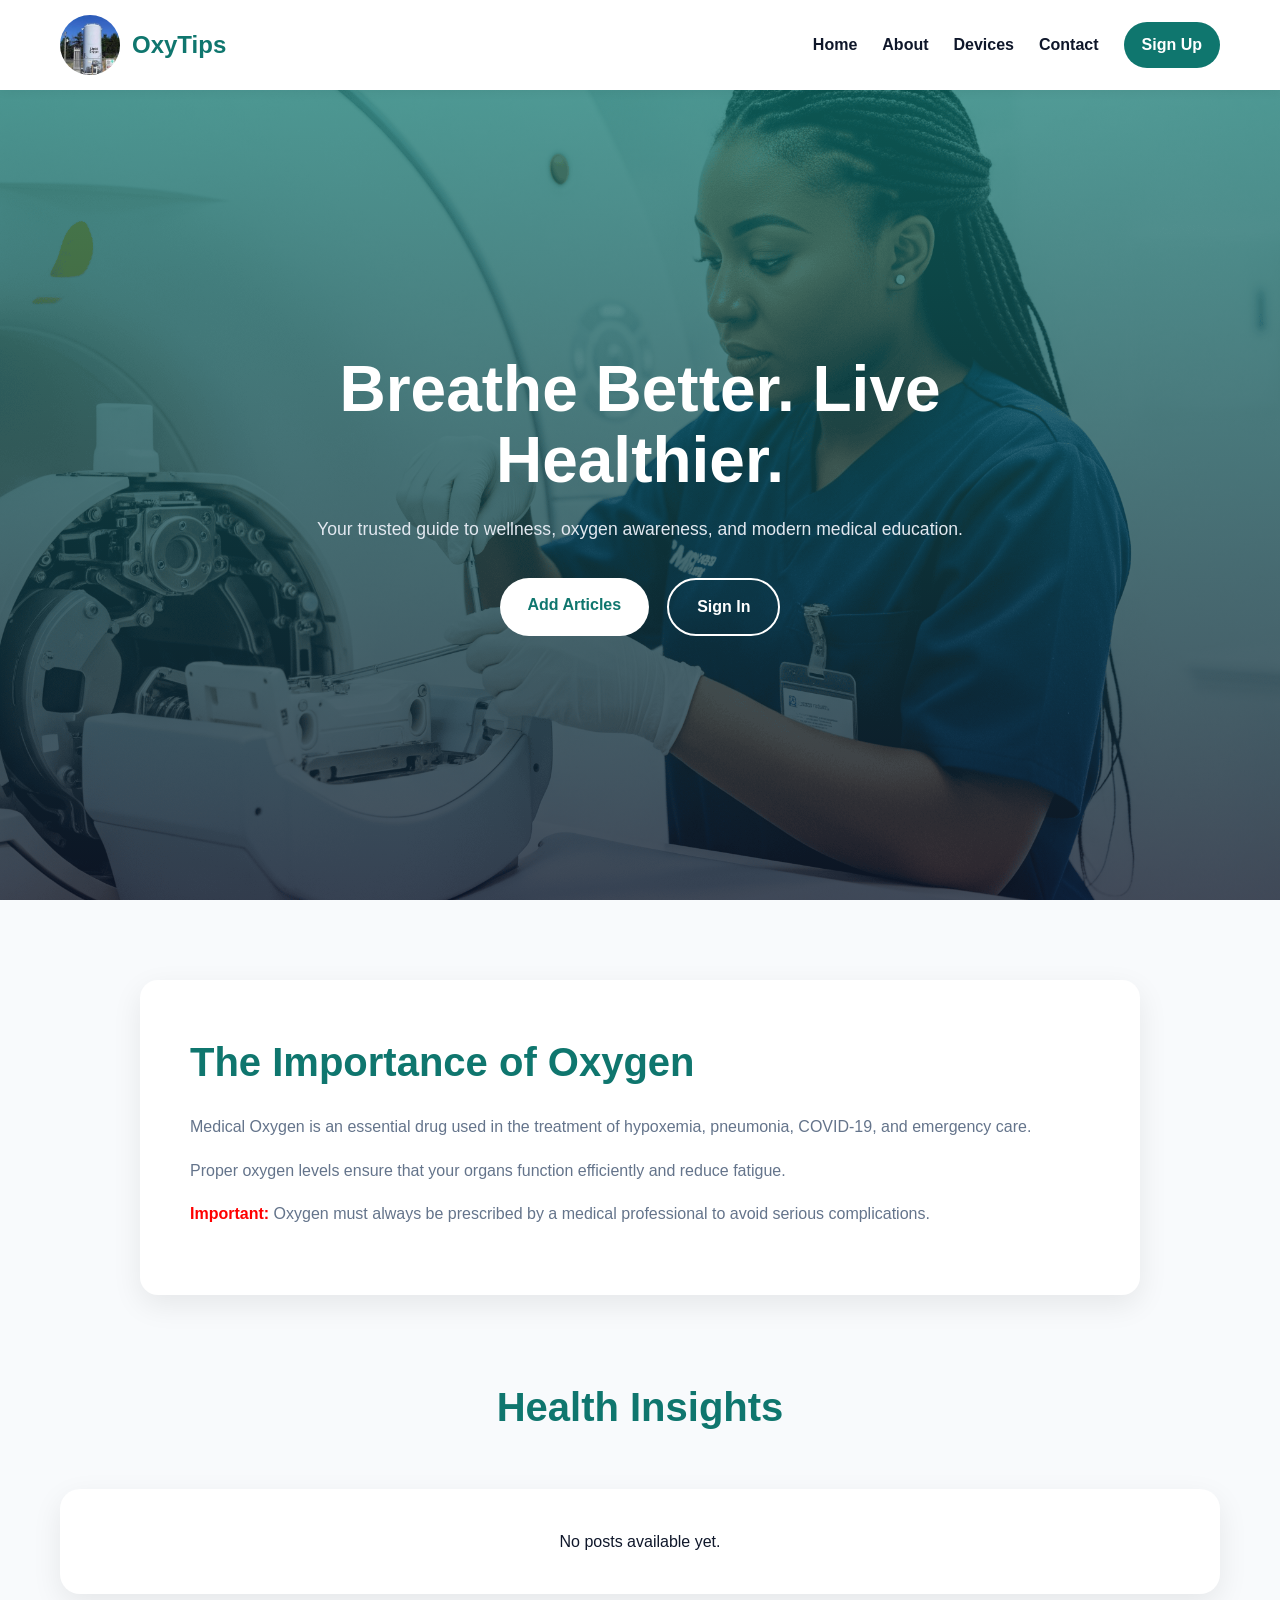
<file: index.html>
<!DOCTYPE html>
<html lang="en">
<head>
<meta charset="UTF-8">
<meta name="viewport" content="width=device-width, initial-scale=1.0">

<title>OxyTips | Medical Oxygen Awareness</title>

<style>

:root{
  --primary:#0f766e;
  --secondary:#14b8a6;
  --dark:#0f172a;
  --light:#ffffff;
  --gray:#64748b;
  --bg:#f8fafc;
  --card:#ffffff;
  --shadow:0 10px 30px rgba(0,0,0,0.08);
  --radius:18px;
}

*{
  margin:0;
  padding:0;
  box-sizing:border-box;
}

html,
body{
  width:100%;
  overflow-x:hidden;
  scroll-behavior:smooth;
}

body{
  font-family:Arial, Helvetica, sans-serif;
  background:var(--bg);
  color:var(--dark);
  line-height:1.6;
}

/* HEADER */

header{
  width:100%;
  position:sticky;
  top:0;
  z-index:1000;
  background:rgba(255,255,255,0.95);
  backdrop-filter:blur(10px);
  box-shadow:0 2px 10px rgba(0,0,0,0.05);
}

nav{
  width:100%;
  max-width:1200px;
  margin:auto;
  display:flex;
  align-items:center;
  justify-content:space-between;
  padding:15px 20px;
}

.logo{
  display:flex;
  align-items:center;
  gap:12px;
}

.logo img{
  width:60px;
  height:60px;
  object-fit:cover;
  border-radius:50%;
}

.company-name{
  font-size:1.5rem;
  font-weight:bold;
  color:var(--primary);
}

.nav-links{
  display:flex;
  align-items:center;
  gap:25px;
}

.nav-links a{
  text-decoration:none;
  color:var(--dark);
  font-weight:600;
  transition:0.3s;
  position:relative;
}

.nav-links a::after{
  content:"";
  position:absolute;
  left:0;
  bottom:-6px;
  width:0%;
  height:2px;
  background:var(--primary);
  transition:0.3s;
}

.nav-links a:hover::after{
  width:100%;
}

.SignUp{
  background:var(--primary);
  color:white !important;
  padding:10px 18px;
  border-radius:50px;
}

.SignUp:hover{
  background:var(--secondary);
}

/* MENU TOGGLE */

.menu-toggle{
  display:none;
  flex-direction:column;
  gap:5px;
  cursor:pointer;
  z-index:1100;
}

.menu-toggle span{
  width:28px;
  height:3px;
  background:var(--dark);
  border-radius:10px;
  transition:0.3s;
}

/* HERO */

.hero{
  min-height:90vh;
  display:flex;
  align-items:center;
  justify-content:center;
  text-align:center;
  padding:80px 20px;
  background:
  linear-gradient(rgba(15,118,110,0.7),
  rgba(15,23,42,0.75)),
  url("images/body.png");

  background-size:cover;
  background-position:center;
  color:white;
}

.hero-content{
  width:100%;
  max-width:750px;
}

.hero h1{
  font-size:4rem;
  line-height:1.1;
  margin-bottom:20px;
}

.hero p{
  font-size:1.1rem;
  color:#e2e8f0;
  margin-bottom:35px;
}

.hero-buttons{
  display:flex;
  justify-content:center;
  flex-wrap:wrap;
  gap:18px;
}

.hero-buttons a{
  text-decoration:none;
  padding:14px 28px;
  border-radius:50px;
  font-weight:bold;
  transition:0.3s;
}

.btn-primary{
  background:white;
  color:var(--primary);
}

.btn-primary:hover{
  transform:translateY(-4px);
}

.btn-outline{
  border:2px solid white;
  color:white;
}

.btn-outline:hover{
  background:white;
  color:var(--primary);
}

/* INFO */

.other-articles{
  width:calc(100% - 40px);
  max-width:1000px;
  margin:80px auto;
  background:white;
  padding:50px;
  border-radius:var(--radius);
  box-shadow:var(--shadow);
}

.other-articles h1{
  color:var(--primary);
  margin-bottom:20px;
  font-size:2.5rem;
}

.other-articles p{
  color:var(--gray);
  margin-bottom:18px;
}

.other-articles span{
  color:red;
  font-weight:bold;
}

/* POSTS */

.card{
  width:100%;
  max-width:1200px;
  margin:auto;
  padding:20px;
}

.section-title{
  text-align:center;
  margin-bottom:30px;
  color:var(--primary);
  font-size:2.5rem;
}

.posts-grid{
  display:grid;
  grid-template-columns:repeat(auto-fit,minmax(300px,1fr));
  gap:30px;
}

.post-card{
  background:white;
  border-radius:20px;
  overflow:hidden;
  box-shadow:var(--shadow);
  transition:0.3s;
}

.post-card:hover{
  transform:translateY(-6px);
}

.post-image{
  width:100%;
  height:280px;
  object-fit:cover;
  display:block;
}

.post-content{
  padding:25px;
}

.post-category{
  display:inline-block;
  background:#ccfbf1;
  color:var(--primary);
  padding:6px 14px;
  border-radius:30px;
  font-size:0.8rem;
  font-weight:bold;
  margin-bottom:15px;
}

.post-title{
  margin-bottom:12px;
  font-size:1.4rem;
}

.post-text{
  color:var(--gray);
  margin-bottom:20px;
}

.post-video{
  width:100%;
  border-radius:12px;
}

small{
  color:gray;
}

.empty{
  background:white;
  padding:40px;
  text-align:center;
  border-radius:20px;
  box-shadow:var(--shadow);
}

/* MOBILE */

@media(max-width:760px){

  .menu-toggle{
    display:flex;
  }

  .nav-links{
    position:fixed;
    top:0;
    right:0;
    width:280px;
    max-width:80%;
    height:100vh;
    background:white;
    flex-direction:column;
    align-items:flex-start;
    padding:100px 30px;
    gap:30px;
    transform:translateX(100%);
    transition:0.4s ease;
    box-shadow:-10px 0 30px rgba(0,0,0,0.1);
  }

  .nav-links.active{
    transform:translateX(0);
  }

  .hero{
    padding:100px 20px;
  }

  .hero h1{
    font-size:2.5rem;
  }

  .hero p{
    font-size:1rem;
  }

  .hero-buttons{
    flex-direction:column;
    align-items:center;
  }

  .hero-buttons a{
    width:220px;
    text-align:center;
  }

  .other-articles{
    width:calc(100% - 30px);
    padding:30px 25px;
    margin:50px auto;
  }

  .other-articles h1{
    font-size:2rem;
  }

  .section-title{
    font-size:2rem;
  }

  .posts-grid{
    grid-template-columns:1fr;
  }

}

</style>
</head>

<body>

<header>

<nav>

<div class="logo">

<img src="images/liqox.png" alt="OxyTips Logo">

<div class="company-name">
OxyTips
</div>

</div>

<div class="nav-links" id="navLinks">

<a href="#">Home</a>
<a href="#">About</a>
<a href="#">Devices</a>
<a href="#">Contact</a>
<a href="siup.html" class="SignUp">
Sign Up
</a>

</div>

<div class="menu-toggle" id="menuToggle">

<span></span>
<span></span>
<span></span>

</div>

</nav>

</header>

<!-- HERO -->

<section class="hero">

<div class="hero-content">

<h1>
Breathe Better. Live Healthier.
</h1>

<p>
Your trusted guide to wellness,
oxygen awareness, and modern
medical education.
</p>

<div class="hero-buttons">

<a href="acp.html" class="btn-primary">
Add Articles
</a>

<a href="siip.html" class="btn-outline">
Sign In
</a>

</div>

</div>

</section>

<!-- INFO -->

<section class="other-articles">

<h1>
The Importance of Oxygen
</h1>

<p>
Medical Oxygen is an essential drug used
in the treatment of hypoxemia, pneumonia,
COVID-19, and emergency care.
</p>

<p>
Proper oxygen levels ensure that your organs
function efficiently and reduce fatigue.
</p>

<p>
<span>Important:</span>
Oxygen must always be prescribed by a medical
professional to avoid serious complications.
</p>

</section>

<!-- POSTS -->

<h2 class="section-title">
Health Insights
</h2>

<section class="card">

<div class="posts-grid" id="postsContainer"></div>

</section>

<script>

/* MOBILE MENU */

const menuToggle =
document.getElementById("menuToggle");

const navLinks =
document.getElementById("navLinks");

menuToggle.addEventListener("click",(e)=>{

  e.stopPropagation();

  navLinks.classList.toggle("active");

});

/* CLOSE OUTSIDE */

document.addEventListener("click",(e)=>{

  const insideMenu =
  navLinks.contains(e.target);

  const menuBtn =
  menuToggle.contains(e.target);

  if(!insideMenu && !menuBtn){

    navLinks.classList.remove("active");

  }

});

/* CLOSE AFTER CLICKING LINK */

document
.querySelectorAll(".nav-links a")
.forEach(link=>{

  link.addEventListener("click",()=>{

    navLinks.classList.remove("active");

  });

});

/* POSTS */

let posts =
JSON.parse(
localStorage.getItem("oxytipsPosts")
) || [];

function renderPosts(){

  const container =
  document.getElementById("postsContainer");

  container.innerHTML = "";

  if(posts.length === 0){

    container.innerHTML = `
      <div class="empty">
        No posts available yet.
      </div>
    `;

    return;
  }

  posts.forEach(post=>{

    const card =
    document.createElement("div");

    card.className = "post-card";

    card.innerHTML = `

      ${
        post.image
        ?
        `
        <img
        src="${post.image}"
        class="post-image">
        `
        :
        `
        <div class="post-image"></div>
        `
      }

      <div class="post-content">

        <span class="post-category">
          ${post.category || "Medical"}
        </span>

        <h3 class="post-title">
          ${post.title}
        </h3>

        <p class="post-text">
          ${post.content}
        </p>

        ${
          post.video
          ?
          `
          <video controls class="post-video">
            <source
            src="${post.video}"
            type="video/mp4">
          </video>
          `
          :
          ""
        }

        <br><br>

        <small>
          Published:
          ${post.createdAt || "Recently"}
        </small>

      </div>

    `;

    container.appendChild(card);

  });

}

renderPosts();

</script>

</body>
</html>
</file>
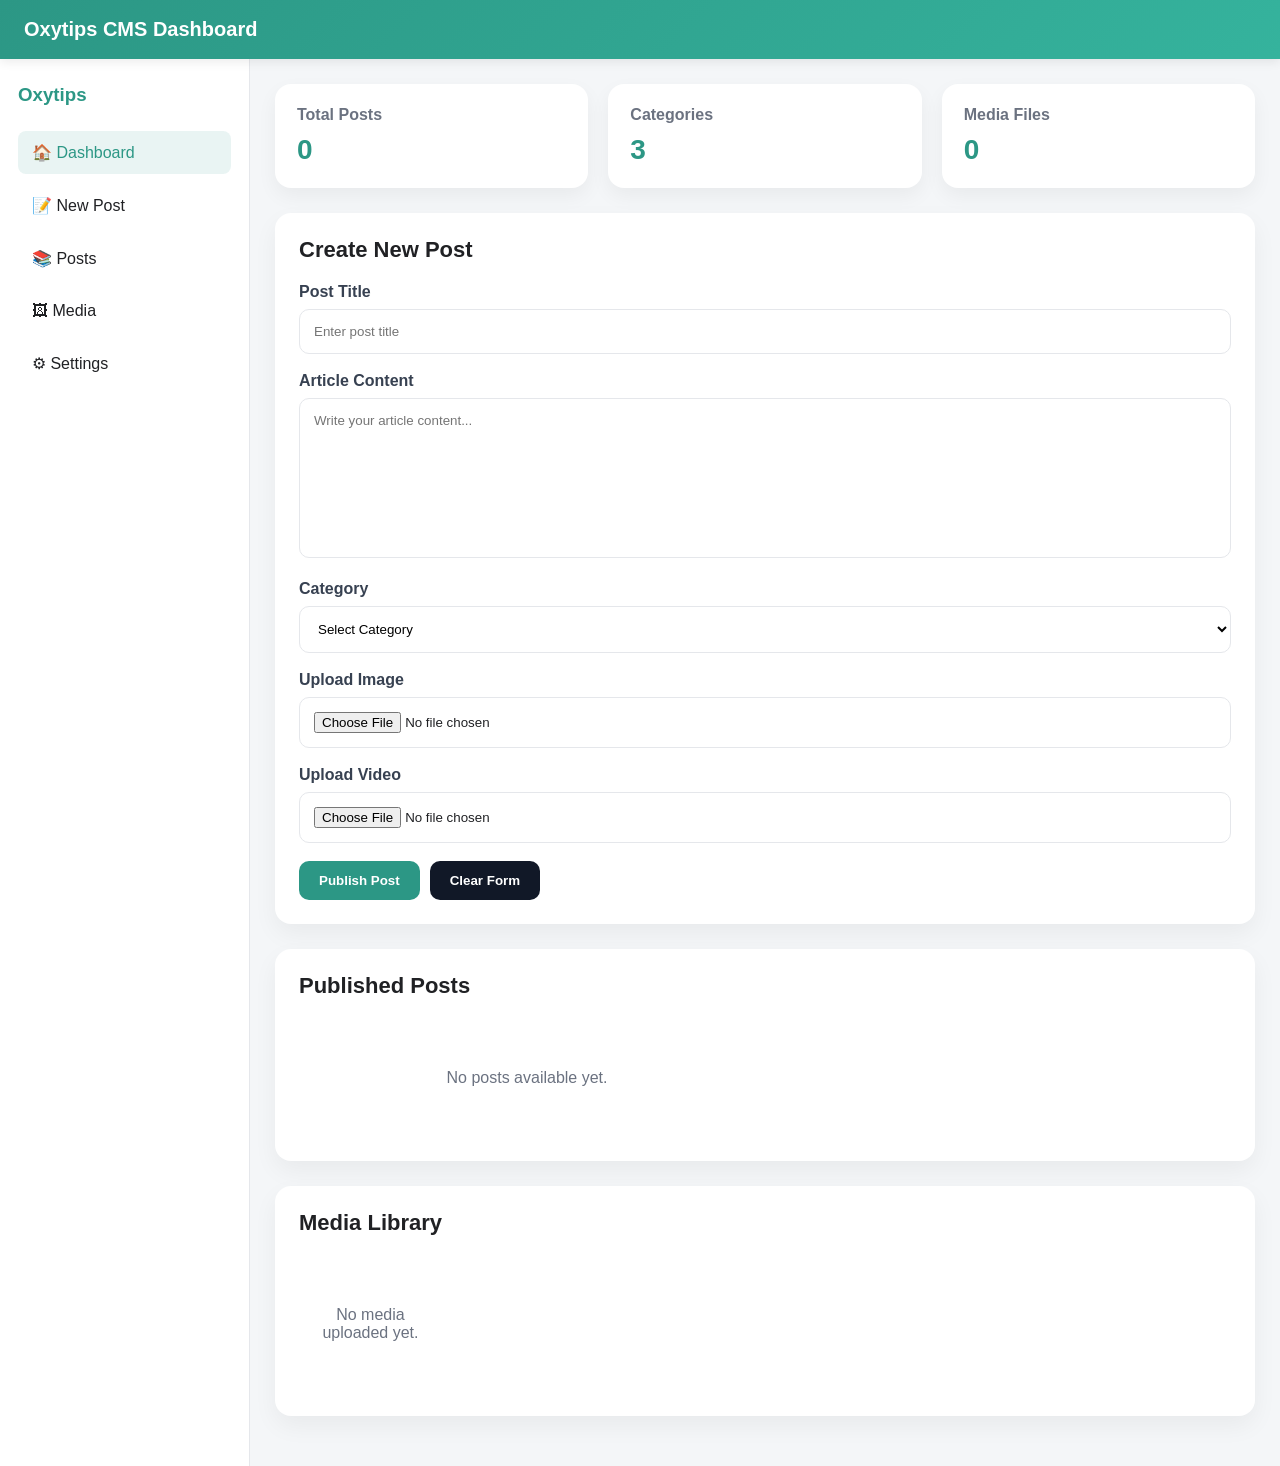
<file: acp.html>
<!DOCTYPE html>
<html lang="en">
<head>
<meta charset="UTF-8" />
<meta name="viewport" content="width=device-width, initial-scale=1.0" />
<title>Oxytips Admin Panel</title>

<style>
:root{
  --primary:#2c9785;
  --primary-dark:#22796b;
  --bg:#f4f6f8;
  --card:#ffffff;
  --text:#202124;
  --muted:#6b7280;
  --border:#e5e7eb;
  --danger:#ef4444;
}

*{
  margin:0;
  padding:0;
  box-sizing:border-box;
  font-family:'Segoe UI',Roboto,Arial,sans-serif;
}

body{
  background:var(--bg);
  color:var(--text);
}

/* HEADER */
header{
  background:linear-gradient(135deg,var(--primary),#35b39d);
  color:#fff;
  padding:18px 24px;
  font-size:20px;
  font-weight:600;
  position:sticky;
  top:0;
  z-index:100;
  box-shadow:0 3px 10px rgba(0,0,0,0.08);
}

/* DASHBOARD */
.dashboard{
  display:grid;
  grid-template-columns:250px 1fr;
  min-height:100vh;
}

/* SIDEBAR */
.sidebar{
  background:#fff;
  border-right:1px solid var(--border);
  padding:25px 18px;
}

.sidebar h3{
  margin-bottom:25px;
  color:var(--primary);
}

.sidebar a{
  display:flex;
  align-items:center;
  gap:10px;
  text-decoration:none;
  color:var(--text);
  padding:12px 14px;
  border-radius:8px;
  margin-bottom:10px;
  transition:0.3s;
  font-weight:500;
}

.sidebar a:hover,
.sidebar a.active{
  background:rgba(44,151,133,0.1);
  color:var(--primary);
}

/* MAIN */
.main{
  padding:25px;
}

/* CARDS */
.card{
  background:var(--card);
  padding:24px;
  border-radius:16px;
  box-shadow:0 10px 25px rgba(0,0,0,0.05);
  margin-bottom:25px;
}

/* TITLES */
.section-title{
  display:flex;
  justify-content:space-between;
  align-items:center;
  margin-bottom:20px;
}

.section-title h2{
  font-size:22px;
}

/* FORM */
.input-group{
  margin-bottom:18px;
}

.input-group label{
  display:block;
  margin-bottom:8px;
  font-weight:600;
  color:#374151;
}

.input-group input,
.input-group textarea,
.input-group select{
  width:100%;
  padding:14px;
  border:1px solid var(--border);
  border-radius:10px;
  outline:none;
  transition:0.3s;
  background:#fff;
}

.input-group input:focus,
.input-group textarea:focus,
.input-group select:focus{
  border-color:var(--primary);
  box-shadow:0 0 0 3px rgba(44,151,133,0.1);
}

textarea{
  height:160px;
  resize:none;
}

/* BUTTONS */
.btn-group{
  display:flex;
  gap:10px;
  flex-wrap:wrap;
}

button{
  border:none;
  padding:12px 20px;
  border-radius:10px;
  cursor:pointer;
  font-weight:600;
  transition:0.3s;
}

.primary-btn{
  background:var(--primary);
  color:#fff;
}

.primary-btn:hover{
  background:var(--primary-dark);
}

.secondary-btn{
  background:#111827;
  color:#fff;
}

.delete-btn{
  background:var(--danger);
  color:#fff;
  padding:8px 14px;
  font-size:13px;
}

/* STATS */
.stats{
  display:grid;
  grid-template-columns:repeat(auto-fit,minmax(200px,1fr));
  gap:20px;
  margin-bottom:25px;
}

.stat-card{
  background:#fff;
  padding:22px;
  border-radius:16px;
  box-shadow:0 8px 20px rgba(0,0,0,0.05);
}

.stat-card h4{
  color:var(--muted);
  margin-bottom:10px;
}

.stat-card p{
  font-size:28px;
  font-weight:700;
  color:var(--primary);
}

/* POSTS */
.posts-grid{
  display:grid;
  grid-template-columns:repeat(auto-fill,minmax(320px,1fr));
  gap:20px;
}

.post-card{
  background:#fff;
  border-radius:16px;
  overflow:hidden;
  box-shadow:0 8px 20px rgba(0,0,0,0.06);
  transition:0.3s;
}

.post-card:hover{
  transform:translateY(-5px);
}

.post-image{
  width:100%;
  height:200px;
  object-fit:cover;
  background:#eee;
}

.post-content{
  padding:18px;
}

.post-category{
  display:inline-block;
  background:rgba(44,151,133,0.1);
  color:var(--primary);
  padding:6px 10px;
  border-radius:30px;
  font-size:12px;
  margin-bottom:12px;
  font-weight:600;
}

.post-title{
  font-size:20px;
  margin-bottom:12px;
}

.post-text{
  color:#4b5563;
  line-height:1.6;
  margin-bottom:15px;
}

.post-video{
  width:100%;
  border-radius:10px;
  margin-top:10px;
}

/* EMPTY */
.empty{
  text-align:center;
  color:var(--muted);
  padding:50px 20px;
}

/* MEDIA */
.media-grid{
  display:grid;
  grid-template-columns:repeat(auto-fill,minmax(130px,1fr));
  gap:15px;
  margin-top:20px;
}

.media-grid img,
.media-grid video{
  width:100%;
  border-radius:10px;
  object-fit:cover;
  height:120px;
}

/* MOBILE */
@media(max-width:900px){

  .dashboard{
    grid-template-columns:1fr;
  }

  .sidebar{
    display:flex;
    overflow-x:auto;
    gap:10px;
    white-space:nowrap;
  }

  .sidebar h3{
    display:none;
  }

  .posts-grid{
    grid-template-columns:1fr;
  }

  .main{
    padding:18px;
  }
}
</style>
</head>

<body>

<header>
  Oxytips CMS Dashboard
</header>

<div class="dashboard">

  <!-- SIDEBAR -->
  <aside class="sidebar">
    <h3>Oxytips</h3>

    <a href="#" class="active">🏠 Dashboard</a>
    <a href="#create-post">📝 New Post</a>
    <a href="#posts-section">📚 Posts</a>
    <a href="#media-library">🖼 Media</a>
    <a href="#">⚙ Settings</a>
  </aside>

  <!-- MAIN -->
  <main class="main">

    <!-- STATS -->
    <div class="stats">

      <div class="stat-card">
        <h4>Total Posts</h4>
        <p id="postCount">0</p>
      </div>

      <div class="stat-card">
        <h4>Categories</h4>
        <p>3</p>
      </div>

      <div class="stat-card">
        <h4>Media Files</h4>
        <p id="mediaCount">0</p>
      </div>

    </div>

    <!-- CREATE POST -->
    <section class="card" id="create-post">

      <div class="section-title">
        <h2>Create New Post</h2>
      </div>

      <div class="input-group">
        <label>Post Title</label>
        <input type="text" id="title" placeholder="Enter post title">
      </div>

      <div class="input-group">
        <label>Article Content</label>
        <textarea id="content" placeholder="Write your article content..."></textarea>
      </div>

      <div class="input-group">
        <label>Category</label>
        <select id="category">
          <option value="">Select Category</option>
          <option>Health</option>
          <option>Oxygen Tips</option>
          <option>Medical News</option>
        </select>
      </div>

      <div class="input-group">
        <label>Upload Image</label>
        <input type="file" id="imageInput" accept="image/*">
      </div>

      <div class="input-group">
        <label>Upload Video</label>
        <input type="file" id="videoInput" accept="video/*">
      </div>

      <div class="btn-group">
        <button class="primary-btn" onclick="savePost()">
          Publish Post
        </button>

        <button class="secondary-btn" onclick="clearForm()">
          Clear Form
        </button>
      </div>

    </section>

    <!-- POSTS -->
    <section class="card" id="posts-section">

      <div class="section-title">
        <h2>Published Posts</h2>
      </div>

      <div id="postsContainer" class="posts-grid"></div>

    </section>

    <!-- MEDIA LIBRARY -->
    <section class="card" id="media-library">

      <div class="section-title">
        <h2>Media Library</h2>
      </div>

      <div class="media-grid" id="mediaGrid"></div>

    </section>

  </main>

</div>

<script>
let posts = JSON.parse(localStorage.getItem("oxytipsPosts")) || [];

/* SAVE POST */
function savePost(){

  const title = document.getElementById("title").value.trim();
  const content = document.getElementById("content").value.trim();
  const category = document.getElementById("category").value;

  const imageFile = document.getElementById("imageInput").files[0];
  const videoFile = document.getElementById("videoInput").files[0];

  if(!title || !content || !category){
    alert("Please fill all required fields.");
    return;
  }

  const post = {
    id: Date.now(),
    title,
    content,
    category,
    image:"",
    video:"",
    createdAt:new Date().toLocaleString()
  };

  /* HANDLE IMAGE */
  if(imageFile){

    const reader = new FileReader();

    reader.onload = function(e){
      post.image = e.target.result;

      handleVideo(post, videoFile);
    };

    reader.readAsDataURL(imageFile);

  }else{
    handleVideo(post, videoFile);
  }
}

/* HANDLE VIDEO */
function handleVideo(post, videoFile){

  if(videoFile){

    const reader = new FileReader();

    reader.onload = function(e){
      post.video = e.target.result;

      finalizePost(post);
    };

    reader.readAsDataURL(videoFile);

  }else{
    finalizePost(post);
  }
}

/* FINALIZE SAVE */
function finalizePost(post){

  posts.unshift(post);

  localStorage.setItem(
    "oxytipsPosts",
    JSON.stringify(posts)
  );

  renderPosts();
  renderMedia();
  clearForm();

  alert("Post published successfully!");
}

/* RENDER POSTS */
function renderPosts(){

  const container =
    document.getElementById("postsContainer");

  const postCount =
    document.getElementById("postCount");

  container.innerHTML = "";

  postCount.textContent = posts.length;

  if(posts.length === 0){

    container.innerHTML = `
      <div class="empty">
        No posts available yet.
      </div>
    `;

    return;
  }

  posts.forEach(post => {

    const card = document.createElement("div");
    card.className = "post-card";

    card.innerHTML = `
      ${
        post.image
        ? `<img src="${post.image}" class="post-image">`
     
        : `<div class="post-image"></div>`
      }

      <div class="post-content">

        <span class="post-category">
          ${post.category}
        </span>

        <h3 class="post-title">
          ${post.title}
        </h3>

        <p class="post-text">
          ${post.content}
        </p>

        ${
          post.video
          ? `
            <video controls class="post-video">
              <source src="${post.video}" type="video/mp4">
            </video>
          `
          : ""
        }

        <br><br>

        <small>
          Published: ${post.createdAt}
        </small>

        <br><br>

        <button class="delete-btn"
          onclick="deletePost(${post.id})">
          Delete
        </button>

      </div>
    `;

    container.appendChild(card);
  });
}

/* MEDIA LIBRARY */
function renderMedia(){

  const mediaGrid =
    document.getElementById("mediaGrid");

  const mediaCount =
    document.getElementById("mediaCount");

  mediaGrid.innerHTML = "";

  let count = 0;

  posts.forEach(post => {

    if(post.image){

      count++;

      mediaGrid.innerHTML += `
        <img src="${post.image}">
      `;
    }

    if(post.video){

      count++;

      mediaGrid.innerHTML += `
        <video controls>
          <source src="${post.video}" type="video/mp4">
        </video>
      `;
    }
  });

  mediaCount.textContent = count;

  if(count === 0){

    mediaGrid.innerHTML = `
      <div class="empty">
        No media uploaded yet.
      </div>
    `;
  }
}

/* DELETE POST */
function deletePost(id){

  if(confirm("Delete this post?")){

    posts = posts.filter(post => post.id !== id);

    localStorage.setItem(
      "oxytipsPosts",
      JSON.stringify(posts)
    );

    renderPosts();
    renderMedia();
  }
}

/* CLEAR FORM */
function clearForm(){

  document.getElementById("title").value = "";
  document.getElementById("content").value = "";
  document.getElementById("category").value = "";
  document.getElementById("imageInput").value = "";
  document.getElementById("videoInput").value = "";
}

/* INITIAL LOAD */
renderPosts();
renderMedia();
</script>

</body>
</html>
</file>
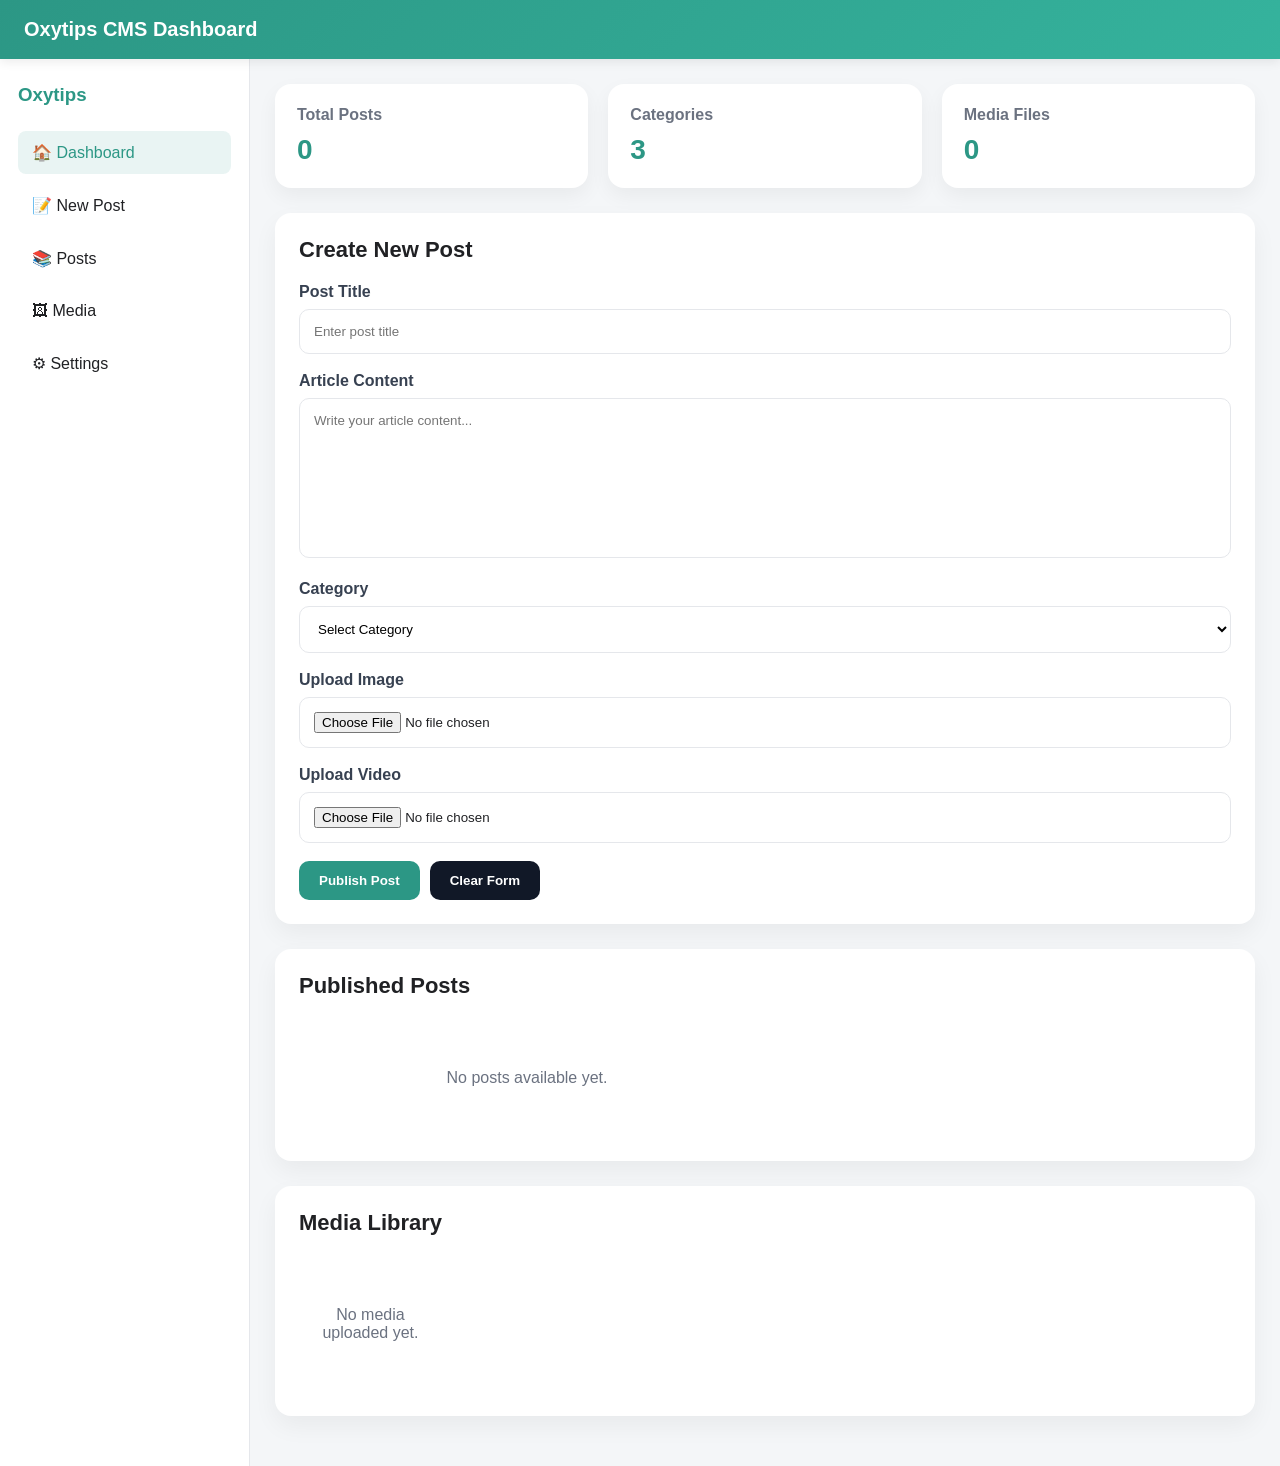
<file: cpanel.html>
<!DOCTYPE html>
<html lang="en">
<head>
<meta charset="UTF-8" />
<meta name="viewport" content="width=device-width, initial-scale=1.0" />
<title>Oxytips Admin Panel</title>

<style>
:root{
  --primary:#2c9785;
  --primary-dark:#22796b;
  --bg:#f4f6f8;
  --card:#ffffff;
  --text:#202124;
  --muted:#6b7280;
  --border:#e5e7eb;
  --danger:#ef4444;
}

*{
  margin:0;
  padding:0;
  box-sizing:border-box;
  font-family:'Segoe UI',Roboto,Arial,sans-serif;
}

body{
  background:var(--bg);
  color:var(--text);
}

/* HEADER */
header{
  background:linear-gradient(135deg,var(--primary),#35b39d);
  color:#fff;
  padding:18px 24px;
  font-size:20px;
  font-weight:600;
  position:sticky;
  top:0;
  z-index:100;
  box-shadow:0 3px 10px rgba(0,0,0,0.08);
}

/* DASHBOARD */
.dashboard{
  display:grid;
  grid-template-columns:250px 1fr;
  min-height:100vh;
}

/* SIDEBAR */
.sidebar{
  background:#fff;
  border-right:1px solid var(--border);
  padding:25px 18px;
}

.sidebar h3{
  margin-bottom:25px;
  color:var(--primary);
}

.sidebar a{
  display:flex;
  align-items:center;
  gap:10px;
  text-decoration:none;
  color:var(--text);
  padding:12px 14px;
  border-radius:8px;
  margin-bottom:10px;
  transition:0.3s;
  font-weight:500;
}

.sidebar a:hover,
.sidebar a.active{
  background:rgba(44,151,133,0.1);
  color:var(--primary);
}

/* MAIN */
.main{
  padding:25px;
}

/* CARDS */
.card{
  background:var(--card);
  padding:24px;
  border-radius:16px;
  box-shadow:0 10px 25px rgba(0,0,0,0.05);
  margin-bottom:25px;
}

/* TITLES */
.section-title{
  display:flex;
  justify-content:space-between;
  align-items:center;
  margin-bottom:20px;
}

.section-title h2{
  font-size:22px;
}

/* FORM */
.input-group{
  margin-bottom:18px;
}

.input-group label{
  display:block;
  margin-bottom:8px;
  font-weight:600;
  color:#374151;
}

.input-group input,
.input-group textarea,
.input-group select{
  width:100%;
  padding:14px;
  border:1px solid var(--border);
  border-radius:10px;
  outline:none;
  transition:0.3s;
  background:#fff;
}

.input-group input:focus,
.input-group textarea:focus,
.input-group select:focus{
  border-color:var(--primary);
  box-shadow:0 0 0 3px rgba(44,151,133,0.1);
}

textarea{
  height:160px;
  resize:none;
}

/* BUTTONS */
.btn-group{
  display:flex;
  gap:10px;
  flex-wrap:wrap;
}

button{
  border:none;
  padding:12px 20px;
  border-radius:10px;
  cursor:pointer;
  font-weight:600;
  transition:0.3s;
}

.primary-btn{
  background:var(--primary);
  color:#fff;
}

.primary-btn:hover{
  background:var(--primary-dark);
}

.secondary-btn{
  background:#111827;
  color:#fff;
}

.delete-btn{
  background:var(--danger);
  color:#fff;
  padding:8px 14px;
  font-size:13px;
}

/* STATS */
.stats{
  display:grid;
  grid-template-columns:repeat(auto-fit,minmax(200px,1fr));
  gap:20px;
  margin-bottom:25px;
}

.stat-card{
  background:#fff;
  padding:22px;
  border-radius:16px;
  box-shadow:0 8px 20px rgba(0,0,0,0.05);
}

.stat-card h4{
  color:var(--muted);
  margin-bottom:10px;
}

.stat-card p{
  font-size:28px;
  font-weight:700;
  color:var(--primary);
}

/* POSTS */
.posts-grid{
  display:grid;
  grid-template-columns:repeat(auto-fill,minmax(320px,1fr));
  gap:20px;
}

.post-card{
  background:#fff;
  border-radius:16px;
  overflow:hidden;
  box-shadow:0 8px 20px rgba(0,0,0,0.06);
  transition:0.3s;
}

.post-card:hover{
  transform:translateY(-5px);
}

.post-image{
  width:100%;
  height:200px;
  object-fit:cover;
  background:#eee;
}

.post-content{
  padding:18px;
}

.post-category{
  display:inline-block;
  background:rgba(44,151,133,0.1);
  color:var(--primary);
  padding:6px 10px;
  border-radius:30px;
  font-size:12px;
  margin-bottom:12px;
  font-weight:600;
}

.post-title{
  font-size:20px;
  margin-bottom:12px;
}

.post-text{
  color:#4b5563;
  line-height:1.6;
  margin-bottom:15px;
}

.post-video{
  width:100%;
  border-radius:10px;
  margin-top:10px;
}

/* EMPTY */
.empty{
  text-align:center;
  color:var(--muted);
  padding:50px 20px;
}

/* MEDIA */
.media-grid{
  display:grid;
  grid-template-columns:repeat(auto-fill,minmax(130px,1fr));
  gap:15px;
  margin-top:20px;
}

.media-grid img,
.media-grid video{
  width:100%;
  border-radius:10px;
  object-fit:cover;
  height:120px;
}

/* MOBILE */
@media(max-width:900px){

  .dashboard{
    grid-template-columns:1fr;
  }

  .sidebar{
    display:flex;
    overflow-x:auto;
    gap:10px;
    white-space:nowrap;
  }

  .sidebar h3{
    display:none;
  }

  .posts-grid{
    grid-template-columns:1fr;
  }

  .main{
    padding:18px;
  }
}
</style>
</head>

<body>

<header>
  Oxytips CMS Dashboard
</header>

<div class="dashboard">

  <!-- SIDEBAR -->
  <aside class="sidebar">
    <h3>Oxytips</h3>

    <a href="#" class="active">🏠 Dashboard</a>
    <a href="#create-post">📝 New Post</a>
    <a href="#posts-section">📚 Posts</a>
    <a href="#media-library">🖼 Media</a>
    <a href="#">⚙ Settings</a>
  </aside>

  <!-- MAIN -->
  <main class="main">

    <!-- STATS -->
    <div class="stats">

      <div class="stat-card">
        <h4>Total Posts</h4>
        <p id="postCount">0</p>
      </div>

      <div class="stat-card">
        <h4>Categories</h4>
        <p>3</p>
      </div>

      <div class="stat-card">
        <h4>Media Files</h4>
        <p id="mediaCount">0</p>
      </div>

    </div>

    <!-- CREATE POST -->
    <section class="card" id="create-post">

      <div class="section-title">
        <h2>Create New Post</h2>
      </div>

      <div class="input-group">
        <label>Post Title</label>
        <input type="text" id="title" placeholder="Enter post title">
      </div>

      <div class="input-group">
        <label>Article Content</label>
        <textarea id="content" placeholder="Write your article content..."></textarea>
      </div>

      <div class="input-group">
        <label>Category</label>
        <select id="category">
          <option value="">Select Category</option>
          <option>Health</option>
          <option>Oxygen Tips</option>
          <option>Medical News</option>
        </select>
      </div>

      <div class="input-group">
        <label>Upload Image</label>
        <input type="file" id="imageInput" accept="image/*">
      </div>

      <div class="input-group">
        <label>Upload Video</label>
        <input type="file" id="videoInput" accept="video/*">
      </div>

      <div class="btn-group">
        <button class="primary-btn" onclick="savePost()">
          Publish Post
        </button>

        <button class="secondary-btn" onclick="clearForm()">
          Clear Form
        </button>
      </div>

    </section>

    <!-- POSTS -->
    <section class="card" id="posts-section">

      <div class="section-title">
        <h2>Published Posts</h2>
      </div>

      <div id="postsContainer" class="posts-grid"></div>

    </section>

    <!-- MEDIA LIBRARY -->
    <section class="card" id="media-library">

      <div class="section-title">
        <h2>Media Library</h2>
      </div>

      <div class="media-grid" id="mediaGrid"></div>

    </section>

  </main>

</div>

<script>
let posts = JSON.parse(localStorage.getItem("oxytipsPosts")) || [];

/* SAVE POST */
function savePost(){

  const title = document.getElementById("title").value.trim();
  const content = document.getElementById("content").value.trim();
  const category = document.getElementById("category").value;

  const imageFile = document.getElementById("imageInput").files[0];
  const videoFile = document.getElementById("videoInput").files[0];

  if(!title || !content || !category){
    alert("Please fill all required fields.");
    return;
  }

  const post = {
    id: Date.now(),
    title,
    content,
    category,
    image:"",
    video:"",
    createdAt:new Date().toLocaleString()
  };

  /* HANDLE IMAGE */
  if(imageFile){

    const reader = new FileReader();

    reader.onload = function(e){
      post.image = e.target.result;

      handleVideo(post, videoFile);
    };

    reader.readAsDataURL(imageFile);

  }else{
    handleVideo(post, videoFile);
  }
}

/* HANDLE VIDEO */
function handleVideo(post, videoFile){

  if(videoFile){

    const reader = new FileReader();

    reader.onload = function(e){
      post.video = e.target.result;

      finalizePost(post);
    };

    reader.readAsDataURL(videoFile);

  }else{
    finalizePost(post);
  }
}

/* FINALIZE SAVE */
function finalizePost(post){

  posts.unshift(post);

  localStorage.setItem(
    "oxytipsPosts",
    JSON.stringify(posts)
  );

  renderPosts();
  renderMedia();
  clearForm();

  alert("Post published successfully!");
}

/* RENDER POSTS */
function renderPosts(){

  const container =
    document.getElementById("postsContainer");

  const postCount =
    document.getElementById("postCount");

  container.innerHTML = "";

  postCount.textContent = posts.length;

  if(posts.length === 0){

    container.innerHTML = `
      <div class="empty">
        No posts available yet.
      </div>
    `;

    return;
  }

  posts.forEach(post => {

    const card = document.createElement("div");
    card.className = "post-card";

    card.innerHTML = `
      ${
        post.image
        ? `<img src="${post.image}" class="post-image">`
        : `<div class="post-image"></div>`
      }

      <div class="post-content">

        <span class="post-category">
          ${post.category}
        </span>

        <h3 class="post-title">
          ${post.title}
        </h3>

        <p class="post-text">
          ${post.content}
        </p>

        ${
          post.video
          ? `
            <video controls class="post-video">
              <source src="${post.video}" type="video/mp4">
            </video>
          `
          : ""
        }

        <br><br>

        <small>
          Published: ${post.createdAt}
        </small>

        <br><br>

        <button class="delete-btn"
          onclick="deletePost(${post.id})">
          Delete
        </button>

      </div>
    `;

    container.appendChild(card);
  });
}

/* MEDIA LIBRARY */
function renderMedia(){

  const mediaGrid =
    document.getElementById("mediaGrid");

  const mediaCount =
    document.getElementById("mediaCount");

  mediaGrid.innerHTML = "";

  let count = 0;

  posts.forEach(post => {

    if(post.image){

      count++;

      mediaGrid.innerHTML += `
        <img src="${post.image}">
      `;
    }

    if(post.video){

      count++;

      mediaGrid.innerHTML += `
        <video controls>
          <source src="${post.video}" type="video/mp4">
        </video>
      `;
    }
  });

  mediaCount.textContent = count;

  if(count === 0){

    mediaGrid.innerHTML = `
      <div class="empty">
        No media uploaded yet.
      </div>
    `;
  }
}

/* DELETE POST */
function deletePost(id){

  if(confirm("Delete this post?")){

    posts = posts.filter(post => post.id !== id);

    localStorage.setItem(
      "oxytipsPosts",
      JSON.stringify(posts)
    );

    renderPosts();
    renderMedia();
  }
}

/* CLEAR FORM */
function clearForm(){

  document.getElementById("title").value = "";
  document.getElementById("content").value = "";
  document.getElementById("category").value = "";
  document.getElementById("imageInput").value = "";
  document.getElementById("videoInput").value = "";
}

/* INITIAL LOAD */
renderPosts();
renderMedia();
</script>

</body>
</html>
</file>
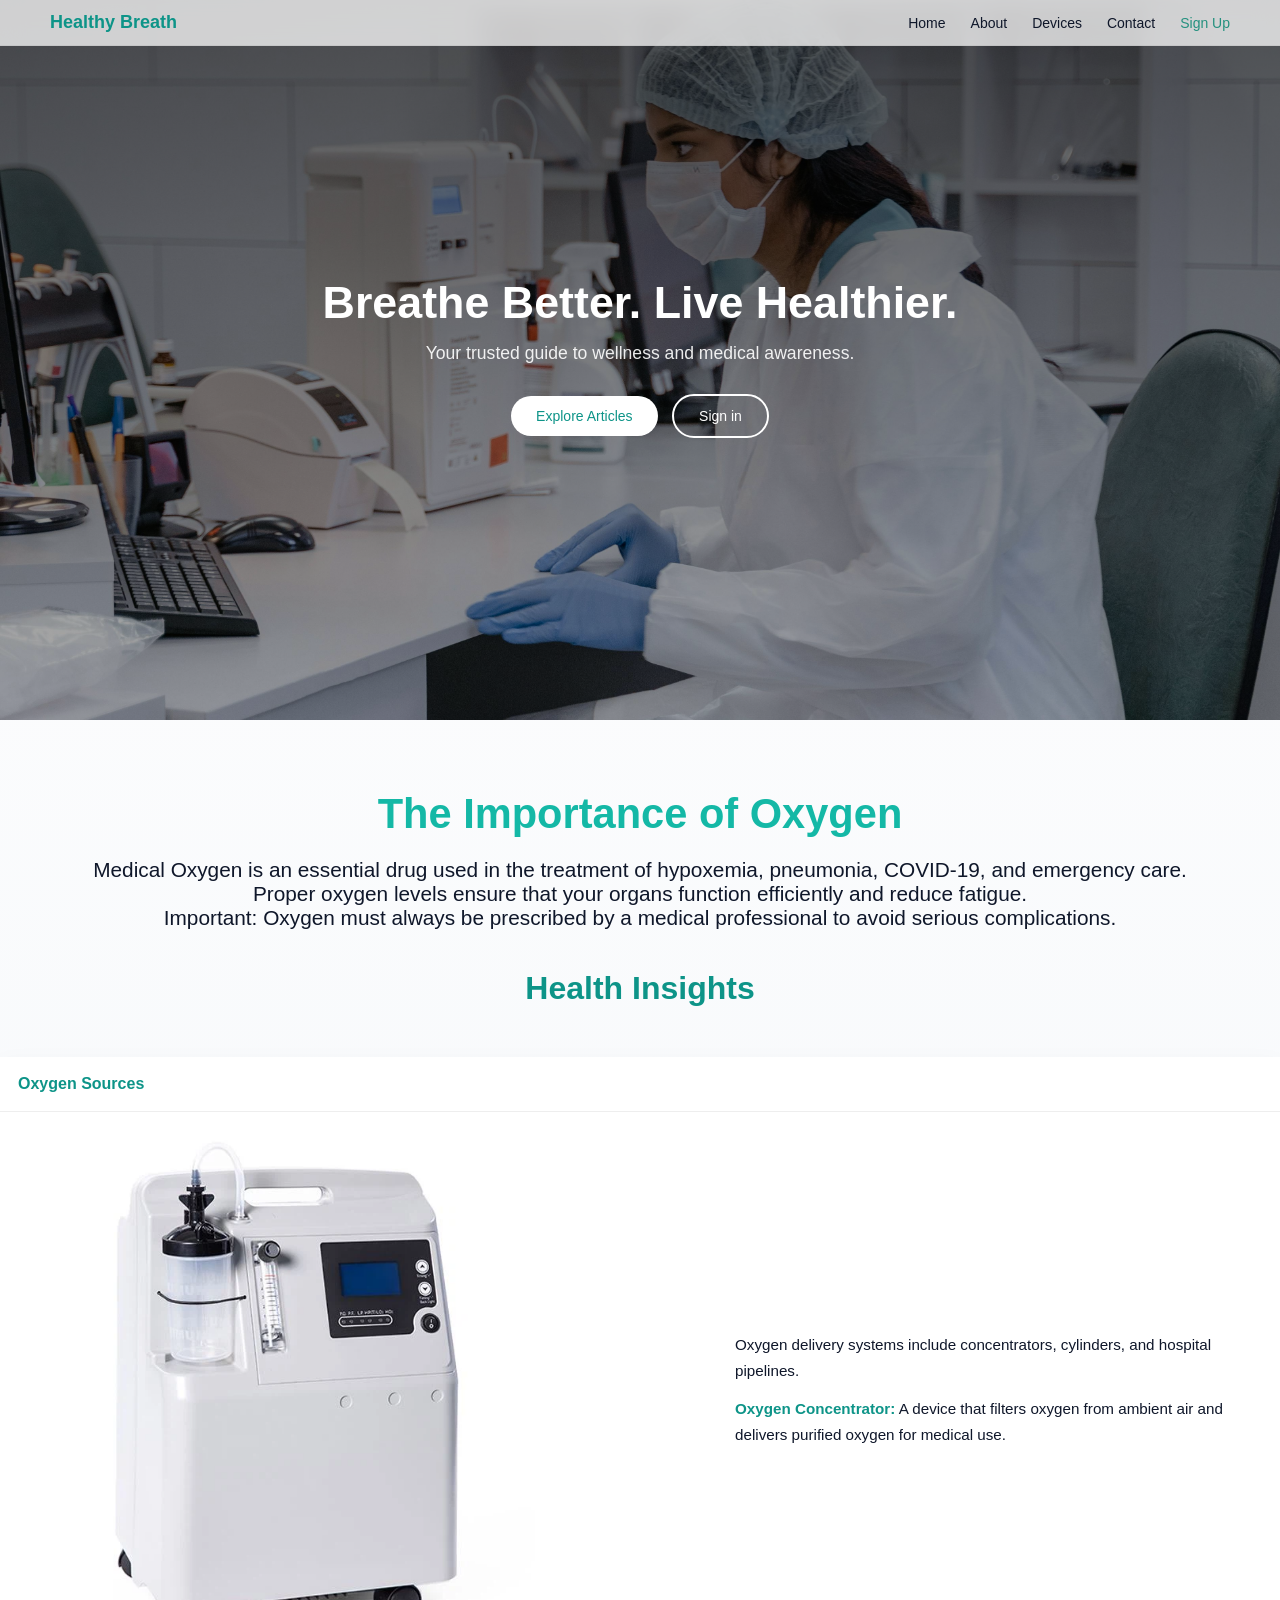
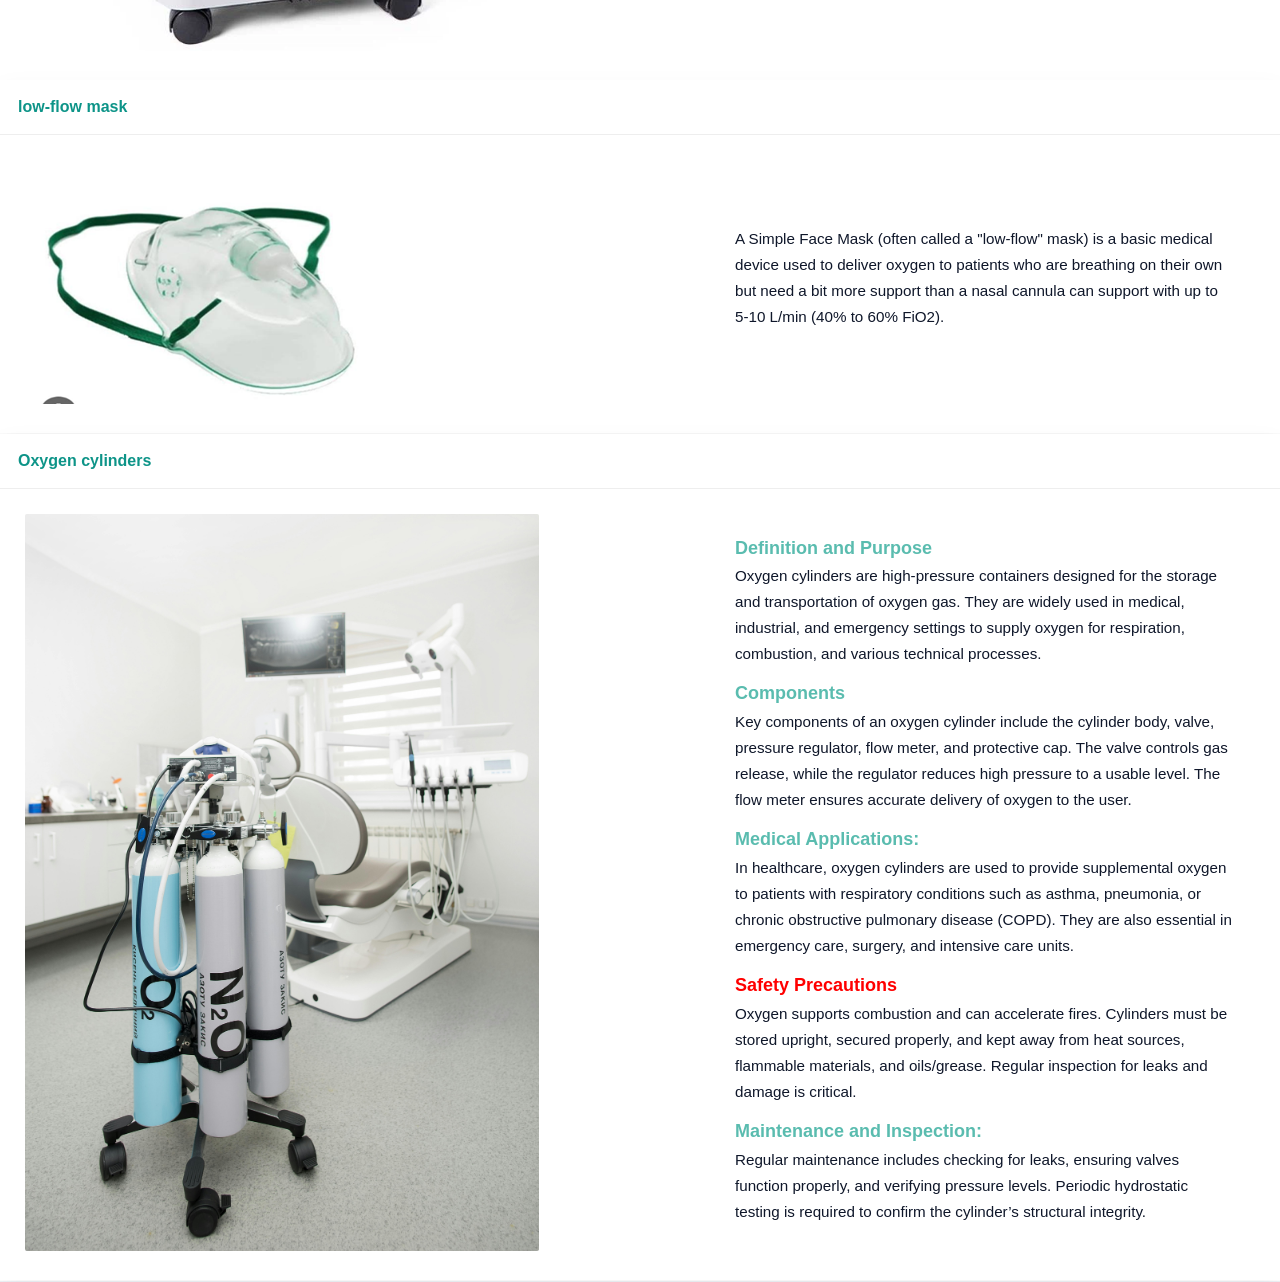
<file: index2.html>
﻿<!DOCTYPE html>
<html lang="en">
<head>
<meta charset="UTF-8">
<meta name="viewport" content="width=device-width, initial-scale=1.0">
<title>Healthy Breath</title>

<style>
:root {
    --primary: #0d9488;
    --secondary: #14b8a6;
    --accent: #22c55e;
    --dark: #0f172a;
    --light: #f1f5f9;
    --white: #ffffff;
}

/* RESET */
* {
    margin: 0;
    padding: 0;
    box-sizing: border-box;
    font-family: "Segoe UI", Arial, sans-serif;
}

body {
    background: linear-gradient(to bottom, #ffffff, #eef2f7);
    color: var(--dark);
}

/* HEADER */
header {
    position: fixed;
    width: 100%;
    top: 0;
    backdrop-filter: blur(12px);
    background: rgba(255,255,255,0.75);
    display: flex;
    justify-content: space-between;
    align-items: center;
    padding: 12px 50px;
    z-index: 1000;
    border-bottom: 1px solid rgba(0,0,0,0.05);
}

.logo {
    font-weight: 700;
    font-size: 18px;
    color: var(--primary);
}

nav {
    display: flex;
}

nav a {
    margin-left: 25px;
    text-decoration: none;
    color: var(--dark);
    font-size: 14px;
    font-weight: 500;
}

nav a:hover {
    color: var(--primary);
}

/* MOBILE MENU */
.menu-toggle {
    display: none;
    font-size: 24px;
    cursor: pointer;
}
.other-articles {
    align-items: center;
    text-align: center;
    width: 100%;
    padding: 20px;
    margin-top: 30px;
    font-size: 1.3rem;
}
.other-articles h1 {
    padding: 20px;
    color: #14b8a6
}

.fikope{
    padding: 20px;
    text-align: center;
}
.fikope img {
    border-radius: 3px;
    object-fit: contain;
    object-position: top;
    width: 100%;
}
@media(max-width:768px){
    .menu-toggle {
        display: block;
    }

    nav {
        position: fixed;
        top: 0;
        right: -100%;
        height: 100vh;
        width: 250px;
        background: white;
        flex-direction: column;
        padding-top: 80px;
        transition: 0.4s ease;
        box-shadow: -10px 0 30px rgba(0,0,0,0.1);
    }

    nav.active {
        right: 0;
    }

    nav a {
        padding: 15px 25px;
        margin: 0;
        border-bottom: 1px solid #eee;
    }
}

/* HERO */
.hero {
    height: 80vh;
    background: linear-gradient(rgba(0,0,0,0.65), rgba(0,0,0,0.3)),
                url('images/doc.jpg') center/cover no-repeat;
    display: flex;
    justify-content: center;
    align-items: center;
    text-align: center;
    color: white;
    padding: 20px;
}

.hero h1 {
    font-size: 2.8rem;
    max-width: 700px;
}

.hero p {
    margin-top: 15px;
    font-size: 1.1rem;
    opacity: 0.9;
}

/* BUTTONS */
.hero-buttons {
    margin-top: 25px;
}

.hero-buttons a {
    display: inline-block;
    padding: 12px 25px;
    margin: 5px;
    border-radius: 30px;
    text-decoration: none;
    font-size: 14px;
    transition: 0.3s;
}

.btn-primary {
    background: white;
    color: var(--primary);
}

.btn-primary:hover {
    background: var(--accent);
    color: white;
}

.btn-outline {
    border: 2px solid white;
    color: white;
}

.btn-outline:hover {
    background: white;
    color: var(--primary);
}

/* MAIN */
#main-container {
    padding:0;
    max-width: 100%;
    margin: auto;
}

/* SLIDER (CONTINUOUS MOTION) */
.slider {
    overflow: hidden;
    margin-bottom: 40px;
    max-width: 500px;
    align-items: center;
    text-align: center;
    padding: 10px;
    margin-left: 30%;
}

.slides {
    display: flex;
    width: 100%;
    animation: scroll 30s linear infinite;
}

.slide {
    width: 300px;
    flex-shrink: 0;
    margin-right: 20px;
    position: relative;
}

.slide img {
    width: 100%;
    min-height: 200px;
    object-fit: cover;
    border-radius: 12px;
}

.caption {
    position: absolute;
    bottom: 10px;
    left: 10px;
    background: rgba(0,0,0,0.6);
    color: white;
    padding: 6px 10px;
    border-radius: 8px;
    font-size: 13px;
}

/* CONTINUOUS SCROLL */
@keyframes scroll {
    0% { transform: translateX(0); }
    100% { transform: translateX(-50%); }
}

/* SECTION TITLE */
.section-title {
    text-align: center;
    font-size: 2rem;
    margin-bottom: 30px;
    color: var(--primary);
    padding: 20px;
}

/* ARTICLES */
.articles {
    background: white;
    margin-bottom: 1px;
  
    overflow: hidden;
    box-shadow: 0 10px 25px rgba(0,0,0,0.05);
    transition: 0.3s;
}

.articles:hover {
    transform: translateY(-5px);
}

.articles h2 {
    padding: 18px;
    font-size:medium;
    color: var(--primary);
    border-bottom: 1px solid #eee;
}

/* GRID */
.content-holder {
    display: grid;
    grid-template-columns:1fr 520px;
    gap: 25px;
    padding: 25px;
    align-items: center;
}

.content img {
   max-width: 75%;
    border-radius: 2px;
   object-fit: cover;
    object-position: top;
}

.content p {
    margin-bottom: 12px;
    font-size: 0.95rem;
    line-height: 1.7;
    max-width: 500px;
    text-align: left;
}

.content span {
    font-weight: bold;
    color: var(--primary);
}
strong {
    color: rgba(21, 160, 141, 0.705);
    font-size: large;
}

@media(max-width:768px){
    .content-holder {
        grid-template-columns: 1fr;
    }

    .hero h1 {
        font-size: 2rem;
    }
    #main-container {
        width: 100%;
    }

    
.content img {
   max-width: 100%;
    border-radius: 2px;
   object-fit: cover;
    object-position: top;
}
}
</style>
</head>

<body>

<header>
    <div class="logo">Healthy Breath</div>
    <div class="menu-toggle" onclick="toggleMenu()">☰</div>
    <nav id="nav">
        <a href="#">Home</a>
        <a href="#">About</a>
        <a href="#">Devices</a>
        <a href="#">Contact</a>
        <a href="siup.html" class="SignUp" style="color: rgb(37, 145, 127);">Sign Up</a>
    </nav>
</header>

<div class="hero">
    <div>
        <h1>Breathe Better. Live Healthier.</h1>
        <p>Your trusted guide to wellness and medical awareness.</p>

        <div class="hero-buttons">
            <a href="acp.html" class="btn-primary">Explore Articles</a>
            <a href="siip.html" class="btn-outline">Sign in</a>
        </div>
    </div>
</div>

<div id="main-container">

<div class="other-articles">
    <h1>The Importance of Oxygen</h1>
      
            <p>Medical Oxygen is an essential drug used in the treatment of hypoxemia, pneumonia, COVID-19, and emergency care.</p>
            <p>Proper oxygen levels ensure that your organs function efficiently and reduce fatigue.</p>
          
            <p><span>Important:</span> Oxygen must always be prescribed by a medical professional to avoid serious complications.</p>

    </div>
</div>
<!--End of other articles-->
<h2 class="section-title">Health Insights</h2>

<div class="articles">
    <h2>Oxygen Sources</h2>
    <div class="content-holder">
        <div class="content">
            <img src="images/concentrato.webp">
        </div>
        <div class="content">
            <p>Oxygen delivery systems include concentrators, cylinders, and hospital pipelines.</p>
            <p><span>Oxygen Concentrator:</span> A device that filters oxygen from ambient air and delivers purified oxygen for medical use.</p>
        </div>
    </div>

<div class="articles">
    <h2>low-flow mask</h2>
    <div class="content-holder">
        <div class="content">
            <img src="images/kamask.png">
        </div>
        <div class="content">
            <p>A Simple Face Mask (often called a "low-flow" mask) is a basic medical device used to deliver oxygen to patients who are breathing on their own but need a bit more support than a nasal cannula can support with up to 5-10 L/min (40% to 60% FiO2). </p>
        </div>
    </div>
</div>

<div class="articles">
    <h2>Oxygen cylinders</h2>
    <div class="content-holder">
        <div class="content">
            <img src="images/multi.jpg">
        </div>
        <div class="content">
<p><strong>
     Definition and Purpose</strong> 
     <br>
     Oxygen cylinders are high-pressure containers designed for the storage and transportation of oxygen gas. They are widely used in medical, industrial, and emergency settings to supply oxygen for respiration, combustion, and various technical processes.</p>

<p><strong>
     Components</strong> <br>
     Key components of an oxygen cylinder include the cylinder body, valve, pressure regulator, flow meter, and protective cap. The valve controls gas release, while the regulator reduces high pressure to a usable level. The flow meter ensures accurate delivery of oxygen to the user.</p>

<p><strong> Medical Applications:</strong>
    <br> 
    In healthcare, oxygen cylinders are used to provide supplemental oxygen to patients with respiratory conditions such as asthma, pneumonia, or chronic obstructive pulmonary disease (COPD). They are also essential in emergency care, surgery, and intensive care units.</p>



<p><strong style="color: red;"> Safety Precautions</strong>
    <br>
    Oxygen supports combustion and can accelerate fires. Cylinders must be stored upright, secured properly, and kept away from heat sources, flammable materials, and oils/grease. Regular inspection for leaks and damage is critical.</p>



<p><strong> Maintenance and Inspection:</strong>
    <br> 
    Regular maintenance includes checking for leaks, ensuring valves function properly, and verifying pressure levels. Periodic hydrostatic testing is required to confirm the cylinder’s structural integrity.</p>
        </div>
    </div>
</div>


</div>

</div>

<script>
function toggleMenu() {
    document.getElementById("nav").classList.toggle("active");
}
</script>

</body>
</html>
</file>
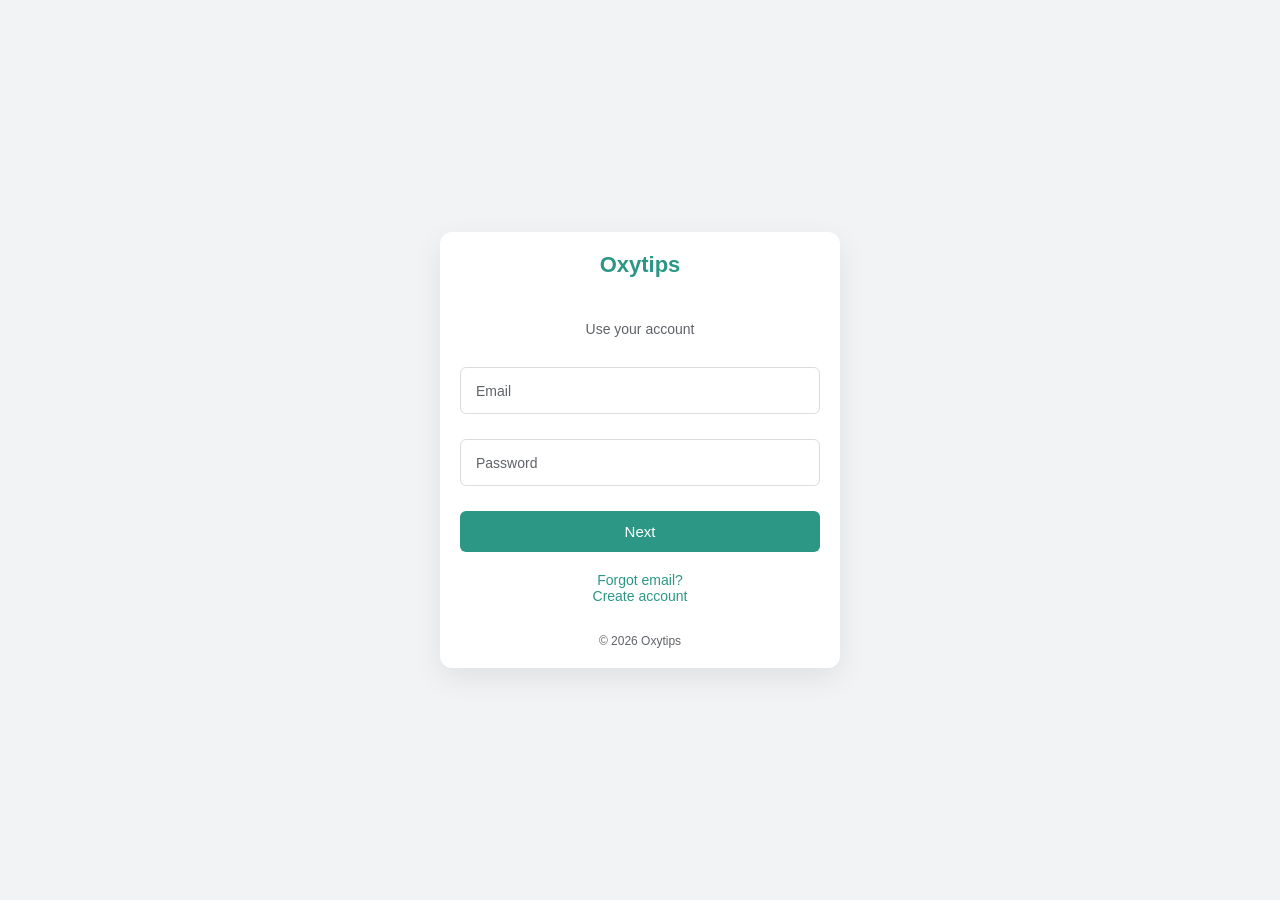
<file: siip.html>
<!DOCTYPE html>
<html lang="en">
<head>
<meta charset="UTF-8">
<meta name="viewport" content="width=device-width, initial-scale=1.0">
<title>Sign In</title>

<style>
:root {
  --primary: #2c9785;
  --text: #ffffff;
  --subtext: #5f6368;
  --border: #dadce0;
  --bg: #f1f3f4;
}

* {
  margin: 0;
  padding: 0;
  box-sizing: border-box;
  font-family: 'Segoe UI', Roboto, Arial, sans-serif;
}

body {
  background: var(--bg);
  display: flex;
  align-items: center;
  justify-content: center;
  height: 100vh;
}

/* CARD */
.container {
  background: #fff;
  width: 95%;
  max-width: 400px;
  padding:20px;
  border-radius: 12px;
  box-shadow: 0 10px 30px rgba(0,0,0,0.08);
  text-align: center;
}

/* LOGO */
.logo {
  font-size: 22px;
  font-weight: 600;
  color: var(--primary);
  margin-bottom: 10px;
}

h2 {
  font-weight: 500;
  margin-bottom: 5px;
  color: var(--text);
}

.subtitle {
  font-size: 14px;
  color: var(--subtext);
  margin-bottom: 30px;
}

/* INPUT GROUP */
.input-group {
  position: relative;
  margin-bottom: 25px;
}

.input-group input {
  width: 100%;
  padding: 14px 12px;
  border: 1px solid var(--border);
  border-radius: 6px;
  outline: none;
  font-size: 15px;
  transition: 0.3s;
}

.input-group label {
  position: absolute;
  top: 50%;
  left: 12px;
  color: var(--subtext);
  font-size: 14px;
  transform: translateY(-50%);
  background: #fff;
  padding: 0 4px;
  transition: 0.2s ease;
  pointer-events: none;
}

/* FLOATING LABEL EFFECT */
.input-group input:focus,
.input-group input:valid {
  border-color: var(--primary);
}

.input-group input:focus + label,
.input-group input:valid + label {
  top: -8px;
  font-size: 12px;
  color: var(--primary);
}

/* BUTTON */
button {
  width: 100%;
  padding: 12px;
  border: none;
  background: var(--primary);
  color: #fff;
  font-size: 15px;
  border-radius: 6px;
  cursor: pointer;
  transition: 0.3s;
}

button:hover {
  background: #3c7bf1e3;
}

/* LINKS */
.links {
  margin-top: 20px;
  font-size: 14px;
}

.links a {
  color: var(--primary);
  text-decoration: none;
}

.links a:hover {
  text-decoration: underline;
}

/* FOOTER */
.footer {
  margin-top: 30px;
  font-size: 12px;
  color: var(--subtext);
}


@media(max-width:768px){
    .container {
        padding: 10px;
    }

    form {
        width: 100%;
    }
}
</style>
</head>

<body>

<div class="container">
  <div class="logo">Oxytips</div>
  <h2>Sign in</h2>
  <div class="subtitle">Use your account</div>

  <form>
    <div class="input-group">
      <input type="email" required>
      <label>Email</label>
    </div>

    <div class="input-group">
      <input type="password" required>
      <label>Password</label>
    </div>

    <button type="submit">Next</button>
  </form>

  <div class="links">
    <p><a href="#">Forgot email?</a></p>
    <p><a href="siup.html">Create account</a></p>
  </div>

  <div class="footer">
    &copy; 2026 Oxytips
  </div>
</div>

</body>
</html>
</file>
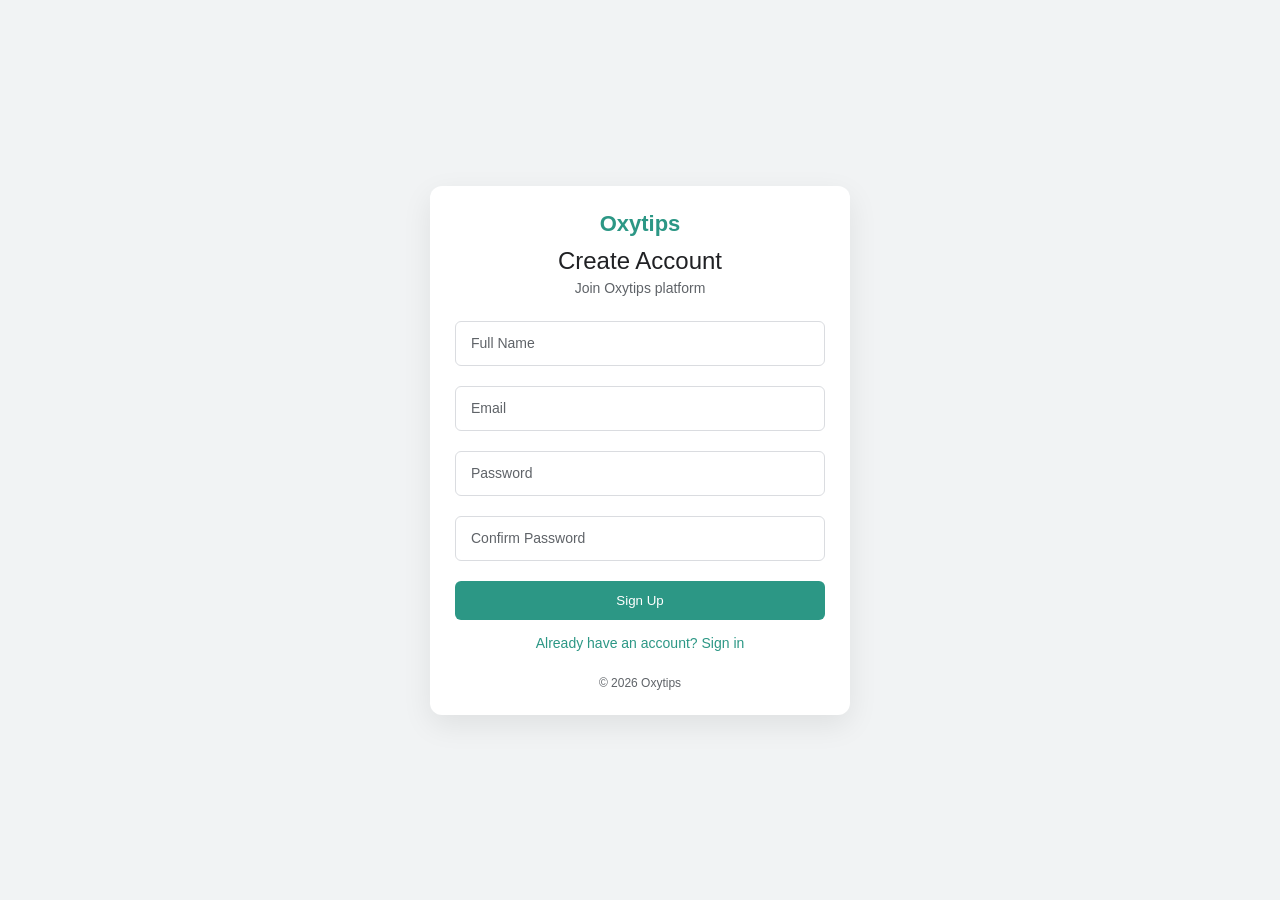
<file: siup.html>
<!DOCTYPE html>
<html lang="en">
<head>
<meta charset="UTF-8">
<meta name="viewport" content="width=device-width, initial-scale=1.0">
<title>Sign Up</title>

<style>
:root {
  --primary: #2c9785;
  --text: #202124;
  --subtext: #5f6368;
  --border: #dadce0;
  --bg: #f1f3f4;
}

* {
  margin: 0;
  padding: 0;
  box-sizing: border-box;
  font-family: 'Segoe UI', Roboto, Arial, sans-serif;
}

body {
  background: var(--bg);
  display: flex;
  align-items: center;
  justify-content: center;
  height: 100vh;
}

.container {
  background: #fff;
  width: 95%;
  max-width: 420px;
  padding: 25px;
  border-radius: 12px;
  box-shadow: 0 10px 30px rgba(0,0,0,0.08);
  text-align: center;
}

.logo {
  font-size: 22px;
  font-weight: 600;
  color: var(--primary);
  margin-bottom: 10px;
}

h2 {
  font-weight: 500;
  margin-bottom: 5px;
  color: var(--text);
}

.subtitle {
  font-size: 14px;
  color: var(--subtext);
  margin-bottom: 25px;
}

.input-group {
  position: relative;
  margin-bottom: 20px;
}

.input-group input {
  width: 100%;
  padding: 14px 12px;
  border: 1px solid var(--border);
  border-radius: 6px;
  outline: none;
}

.input-group label {
  position: absolute;
  top: 50%;
  left: 12px;
  transform: translateY(-50%);
  background: #fff;
  padding: 0 4px;
  color: var(--subtext);
  font-size: 14px;
  transition: 0.2s;
}

.input-group input:focus,
.input-group input:valid {
  border-color: var(--primary);
}

.input-group input:focus + label,
.input-group input:valid + label {
  top: -8px;
  font-size: 12px;
  color: var(--primary);
}

button {
  width: 100%;
  padding: 12px;
  border: none;
  background: var(--primary);
  color: #fff;
  border-radius: 6px;
  cursor: pointer;
}

button:hover {
  opacity: 0.9;
}

.links {
  margin-top: 15px;
  font-size: 14px;
}

.links a {
  color: var(--primary);
  text-decoration: none;
}

.footer {
  margin-top: 25px;
  font-size: 12px;
  color: var(--subtext);
}
</style>
</head>

<body>

<div class="container">
  <div class="logo">Oxytips</div>
  <h2>Create Account</h2>
  <div class="subtitle">Join Oxytips platform</div>

  <form>
    <div class="input-group">
      <input type="text" required>
      <label>Full Name</label>
    </div>

    <div class="input-group">
      <input type="email" required>
      <label>Email</label>
    </div>

    <div class="input-group">
      <input type="password" required>
      <label>Password</label>
    </div>

    <div class="input-group">
      <input type="password" required>
      <label>Confirm Password</label>
    </div>

    <button type="submit">Sign Up</button>
  </form>

  <div class="links">
    <p><a href="siip.html">Already have an account? Sign in</a></p>
  </div>

  <div class="footer">
    &copy; 2026 Oxytips
  </div>
</div>

</body>
</html>
</file>
